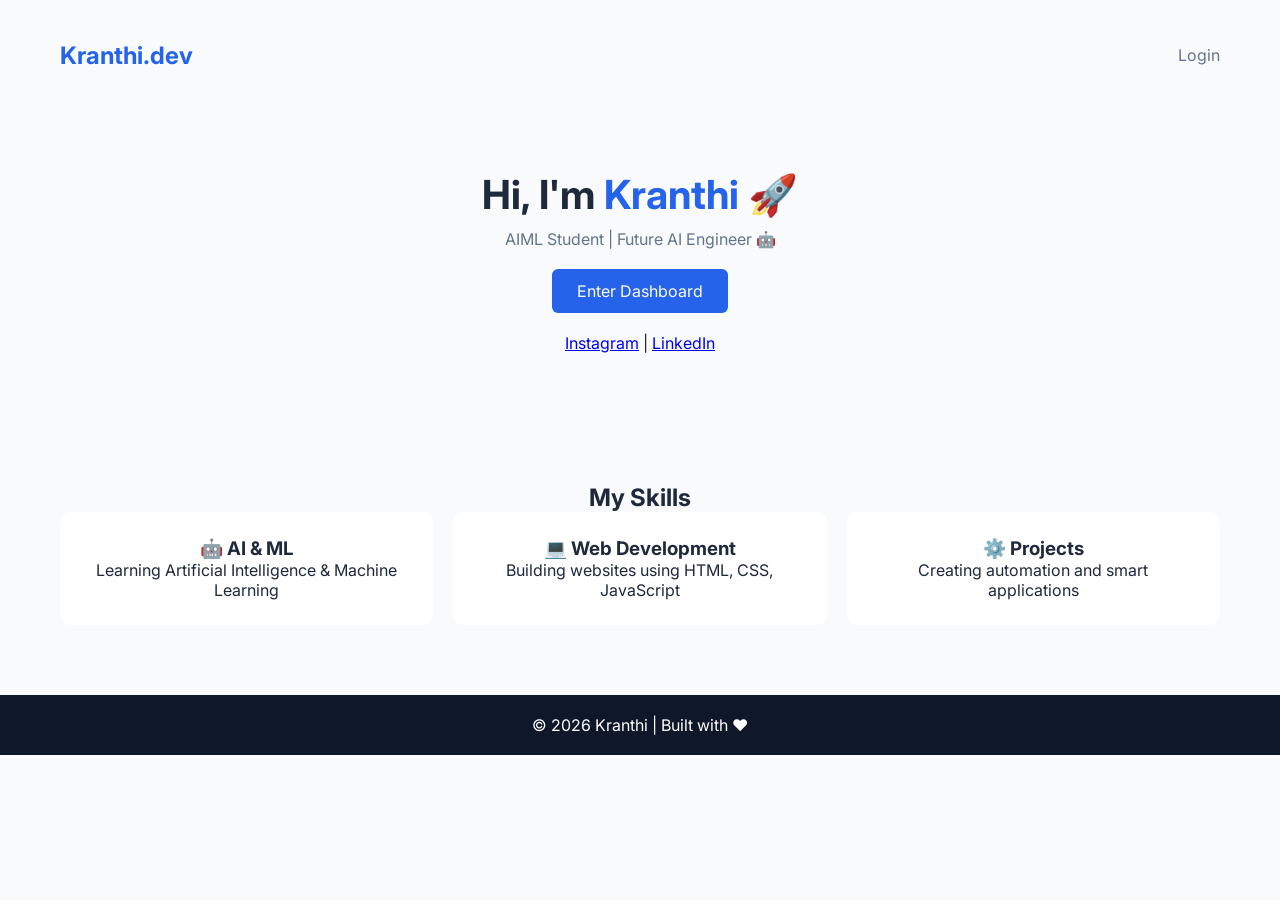
<file: index.html>
<!DOCTYPE html>
<html lang="en">
<head>
    <meta charset="UTF-8">
    <meta name="viewport" content="width=device-width, initial-scale=1.0">
    <title>Kranthi | AIML Developer</title>

    <meta name="description" content="Kranthi - AIML Student & Future AI Engineer Portfolio">

    <link href="https://fonts.googleapis.com/css2?family=Inter:wght@300;400;600;700&display=swap" rel="stylesheet">

    <style>
        :root {
            --primary-color: #2563eb;
            --text-dark: #1e293b;
            --text-light: #64748b;
            --bg-light: #f8fafc;
            --bg-white: #ffffff;
        }

        * {
            margin: 0;
            padding: 0;
            box-sizing: border-box;
            font-family: 'Inter', sans-serif;
        }

        body {
            background: var(--bg-light);
            color: var(--text-dark);
        }

        .container {
            max-width: 1200px;
            margin: auto;
            padding: 20px;
        }

        /* Navbar */
        nav {
            display: flex;
            justify-content: space-between;
            align-items: center;
            height: 70px;
        }

        .logo {
            font-size: 1.5rem;
            font-weight: bold;
            color: var(--primary-color);
        }

        .nav-links a {
            margin-left: 20px;
            text-decoration: none;
            color: var(--text-light);
        }

        .nav-links a:hover {
            color: var(--primary-color);
        }

        /* Hero */
        .hero {
            text-align: center;
            padding: 80px 0;
        }

        .hero h1 {
            font-size: 40px;
        }

        .hero span {
            color: var(--primary-color);
        }

        .hero p {
            margin-top: 10px;
            color: var(--text-light);
        }

        .btn {
            margin-top: 20px;
            display: inline-block;
            padding: 12px 25px;
            background: var(--primary-color);
            color: white;
            border-radius: 6px;
            text-decoration: none;
        }

        /* Features */
        .features {
            padding: 50px 0;
        }

        .features-grid {
            display: grid;
            grid-template-columns: repeat(auto-fit, minmax(250px,1fr));
            gap: 20px;
        }

        .card {
            background: white;
            padding: 25px;
            border-radius: 10px;
            text-align: center;
        }

        /* Footer */
        footer {
            background: #0f172a;
            color: white;
            text-align: center;
            padding: 20px;
        }
    </style>
</head>

<body>

<div class="container">

    <!-- Navbar -->
    <nav>
        <div class="logo">Kranthi.dev</div>
        <div class="nav-links">
            <a href="login.html">Login</a>
        </div>
    </nav>

    <!-- Hero Section -->
    <section class="hero">
        <h1>Hi, I'm <span>Kranthi</span> 🚀</h1>
        <p>AIML Student | Future AI Engineer 🤖</p>

        <a href="login.html" class="btn">Enter Dashboard</a>

        <br><br>

        <a href="https://www.instagram.com/kranthi777_king/" target="_blank">Instagram</a> |
        <a href="https://in.linkedin.com/in/nakka-kranthi-69008737a" target="_blank">LinkedIn</a>
    </section>

    <!-- Features -->
    <section class="features">
        <h2 style="text-align:center;">My Skills</h2>

        <div class="features-grid">
            <div class="card">
                <h3>🤖 AI & ML</h3>
                <p>Learning Artificial Intelligence & Machine Learning</p>
            </div>

            <div class="card">
                <h3>💻 Web Development</h3>
                <p>Building websites using HTML, CSS, JavaScript</p>
            </div>

            <div class="card">
                <h3>⚙️ Projects</h3>
                <p>Creating automation and smart applications</p>
            </div>
        </div>
    </section>

</div>

<footer>
    © 2026 Kranthi | Built with ❤️
</footer>

</body>
</html>
</file>
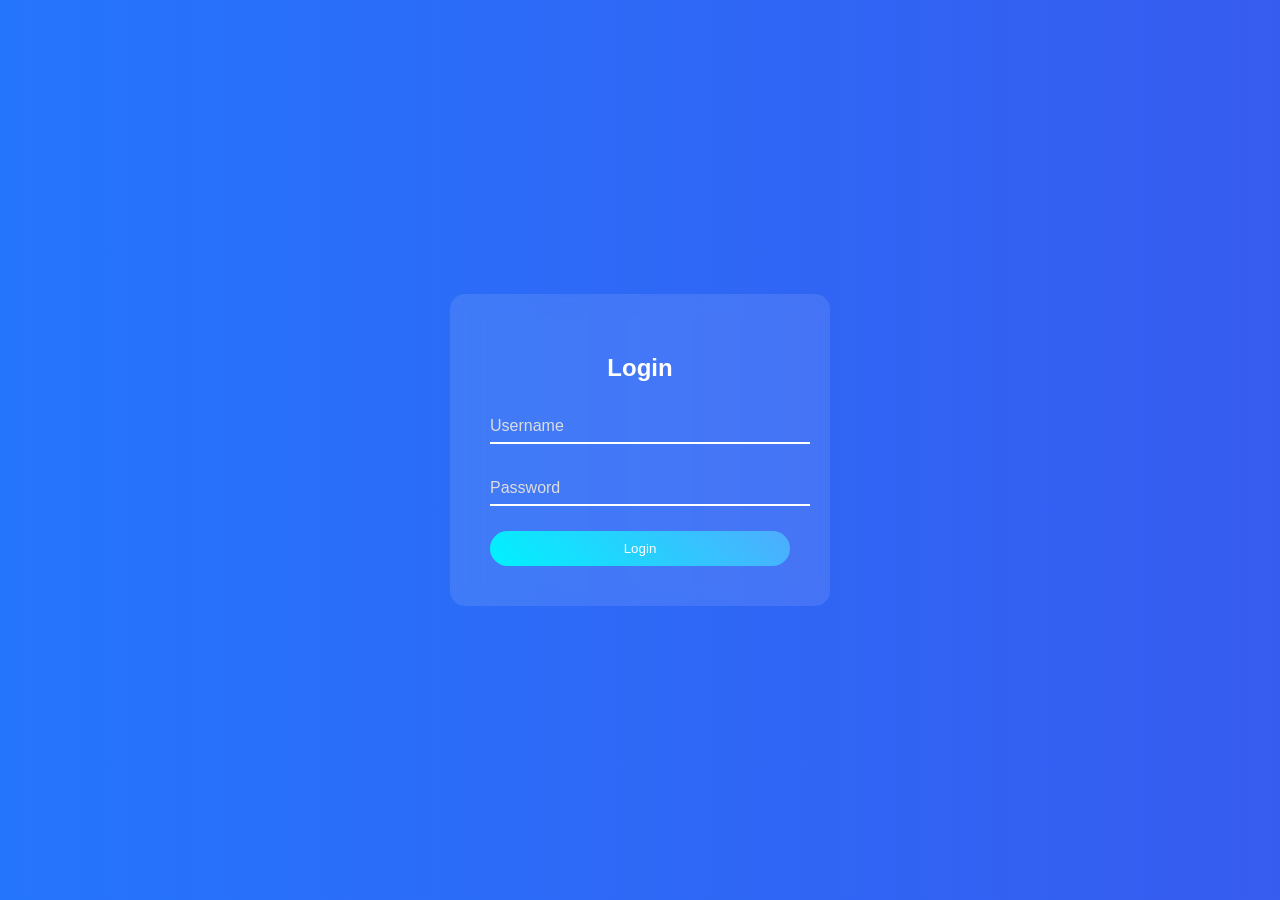
<file: dashboard.html>
<!DOCTYPE html>
<html>
<head>
    <title>Dashboard</title>

    <link rel="stylesheet" href="https://cdnjs.cloudflare.com/ajax/libs/font-awesome/6.5.0/css/all.min.css">

    <style>
        body {
            margin: 0;
            height: 100vh;
            display: flex;
            justify-content: center;
            align-items: center;
            font-family: Arial;
            background: linear-gradient(270deg, #ff6a00, #ee0979, #00c6ff);
            background-size: 600% 600%;
            animation: bgMove 10s ease infinite;
        }

        @keyframes bgMove {
            0% { background-position: 0% }
            50% { background-position: 100% }
            100% { background-position: 0% }
        }

        .card {
            background: rgba(255,255,255,0.1);
            padding: 40px;
            border-radius: 20px;
            backdrop-filter: blur(15px);
            text-align: center;
            color: white;
            box-shadow: 0 0 30px rgba(0,0,0,0.3);
            width: 320px;
        }

        .insta-btn {
            display: inline-block;
            margin-top: 20px;
            padding: 12px 25px;
            border-radius: 30px;
            background: linear-gradient(45deg, #f09433, #e6683c, #dc2743, #cc2366);
            color: white;
            text-decoration: none;
            transition: 0.3s;
        }

        .insta-btn:hover {
            transform: scale(1.1);
            box-shadow: 0 0 15px #ff4b92;
        }

        .linkedin-btn {
            display: inline-block;
            margin-top: 15px;
            padding: 12px 25px;
            border-radius: 30px;
            background: #0077b5;
            color: white;
            text-decoration: none;
            transition: 0.3s;
        }

        .linkedin-btn:hover {
            transform: scale(1.1);
            box-shadow: 0 0 15px #0077b5;
        }

        .logout-btn {
            margin-top: 20px;
            padding: 10px 20px;
            border: none;
            border-radius: 25px;
            background: red;
            color: white;
            cursor: pointer;
        }

        .logout-btn:hover {
            transform: scale(1.1);
        }
    </style>
</head>

<body>

<div class="card">
    <h1>Welcome Kranthi 🚀</h1>
    <p>Login Successful</p>

    <a href="https://www.instagram.com/kranthi777_king/" target="_blank" class="insta-btn">
        <i class="fab fa-instagram"></i> Instagram
    </a>

    <br>

    <a href="https://in.linkedin.com/in/nakka-kranthi-69008737a" target="_blank" class="linkedin-btn">
        <i class="fab fa-linkedin"></i> LinkedIn
    </a>

    <br>

    <button class="logout-btn" onclick="logout()">Logout</button>
</div>

<script>
if(localStorage.getItem("loggedIn") !== "true") {
    window.location.href = "login.html";
}

function logout() {
    localStorage.removeItem("loggedIn");
    window.location.href = "login.html";
}
</script>

</body>
</html>
</file>
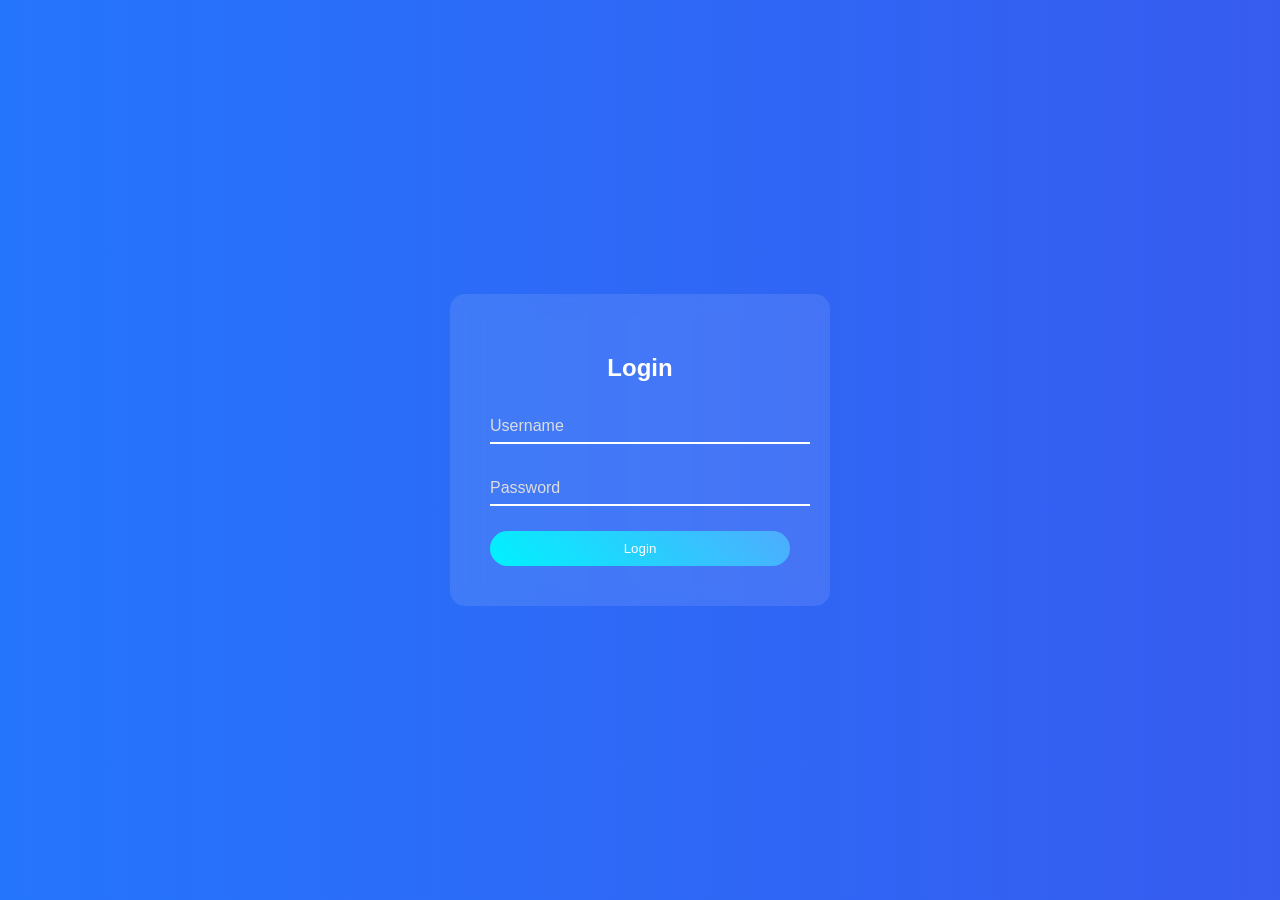
<file: login.html>
<!DOCTYPE html>
<html>
<head>
    <title>Login to world 777</title>
    <link rel="stylesheet" href="style.css">
</head>
<body>

<div class="container">
    <form class="login-box" onsubmit="login(event)">
        <h2>Login</h2>

        <div class="input-box">
            <input type="text" id="username" required>
            <label>Username</label>
        </div>

        <div class="input-box">
            <input type="password" id="password" required>
            <label>Password</label>
        </div>

        <button type="submit">Login</button>
    </form>
</div>

<script src="script.js"></script>

</body>
</html>
</file>
<file: style.css>
body {
    margin: 0;
    height: 100vh;
    display: flex;
    justify-content: center;
    align-items: center;
    font-family: Arial;
    background: linear-gradient(270deg, #6a11cb, #2575fc);
    background-size: 400% 400%;
    animation: gradientBG 10s ease infinite;
}

@keyframes gradientBG {
    0% { background-position: 0% }
    50% { background-position: 100% }
    100% { background-position: 0% }
}

.login-box {
    background: rgba(255,255,255,0.1);
    padding: 40px;
    border-radius: 15px;
    backdrop-filter: blur(10px);
    text-align: center;
    color: white;
    width: 300px;
}

.input-box {
    position: relative;
    margin: 25px 0;
}

.input-box input {
    width: 100%;
    padding: 10px;
    border: none;
    outline: none;
    background: transparent;
    border-bottom: 2px solid white;
    color: white;
}

.input-box label {
    position: absolute;
    left: 0;
    top: 10px;
    transition: 0.3s;
    color: #ddd;
}

.input-box input:focus + label,
.input-box input:valid + label {
    top: -15px;
    font-size: 12px;
    color: #00f2fe;
}

button {
    padding: 10px;
    width: 100%;
    border: none;
    border-radius: 25px;
    background: linear-gradient(45deg, #00f2fe, #4facfe);
    color: white;
    cursor: pointer;
}
</file>
